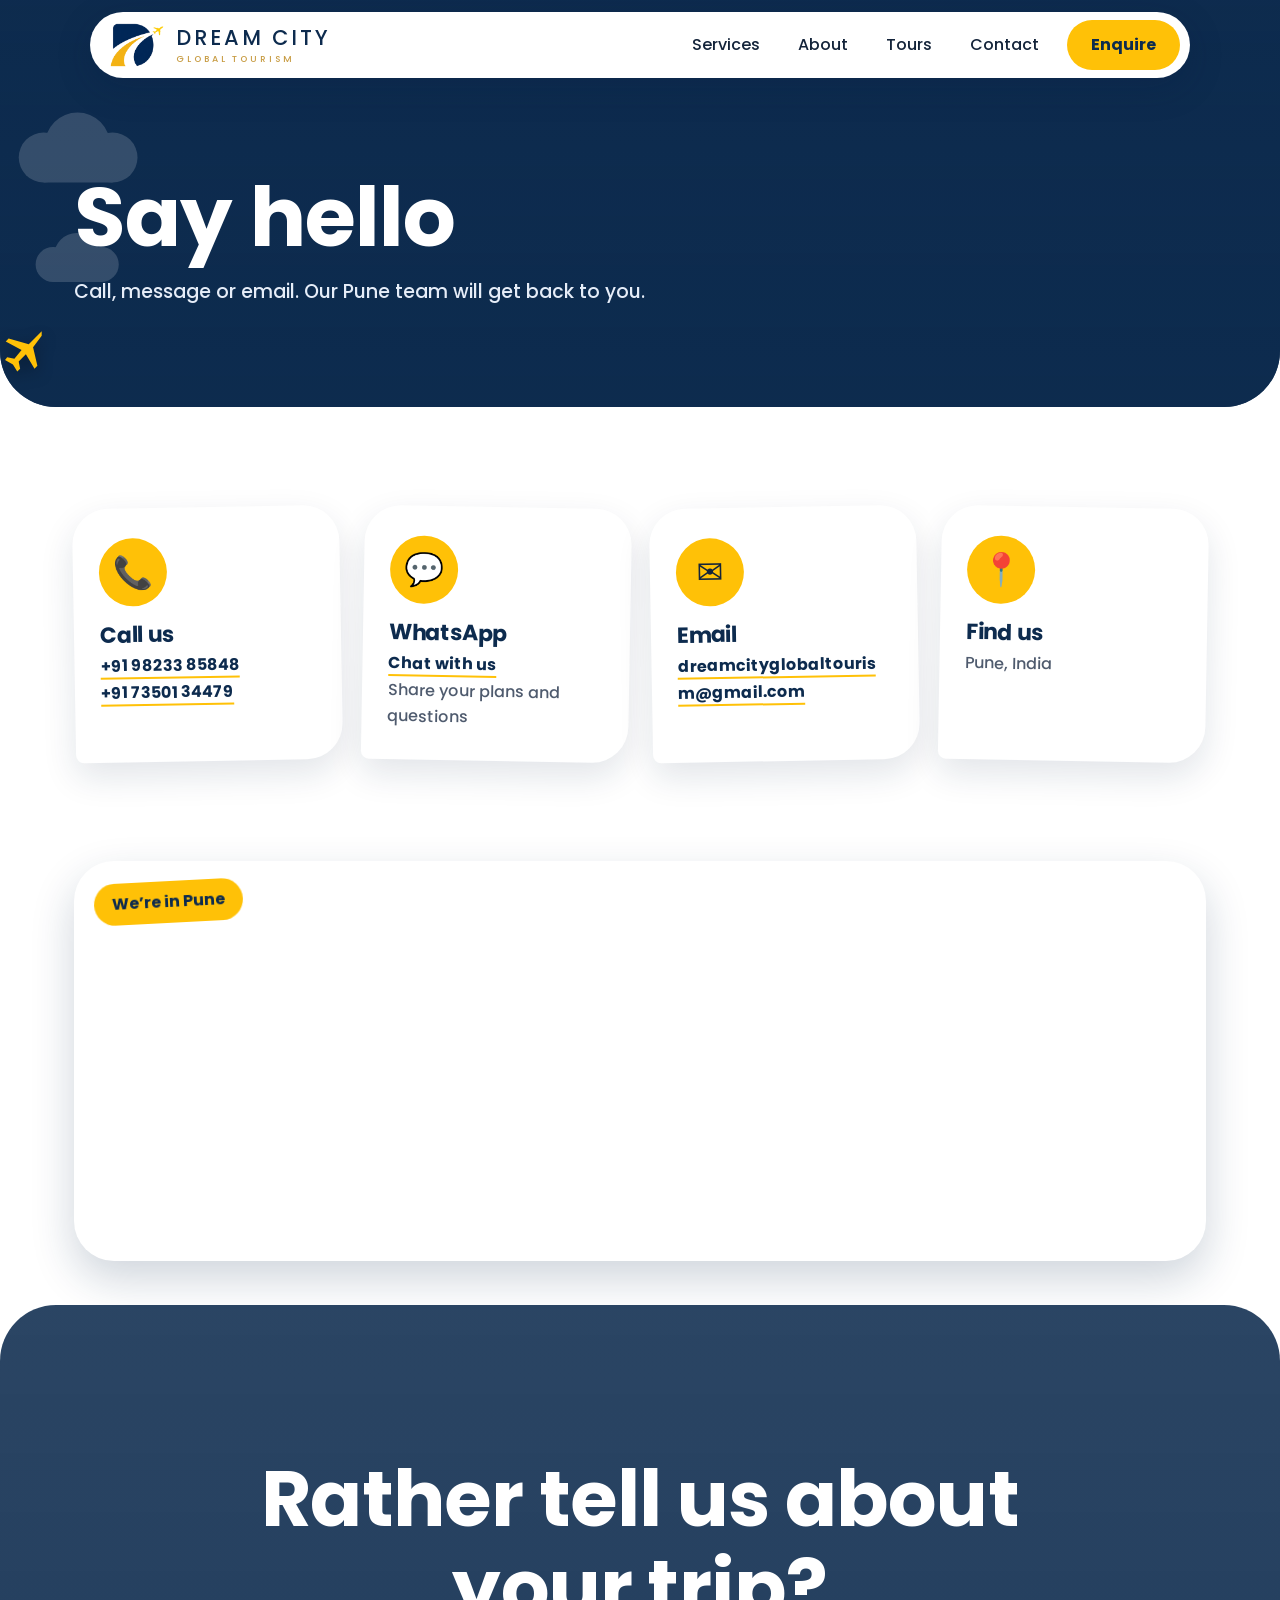
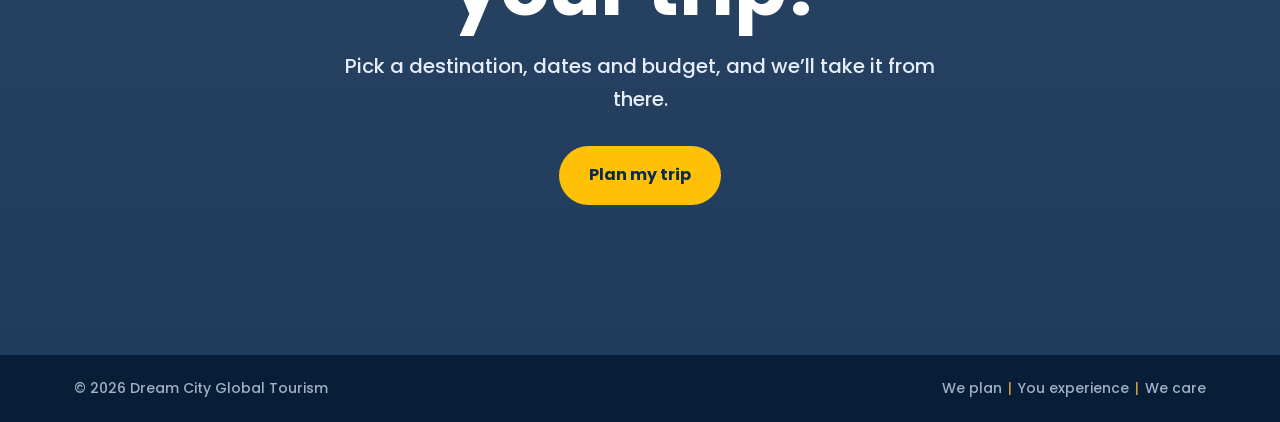
<file: contact.html>
<!DOCTYPE html>
<html lang="en">
<head>
<meta charset="UTF-8">
<meta name="viewport" content="width=device-width, initial-scale=1">
<title>Contact us | Dream City Global Tourism</title>
<meta name="description" content="Call, WhatsApp or email Dream City Global Tourism in Pune.">
<link rel="preconnect" href="https://fonts.googleapis.com"><link rel="preconnect" href="https://fonts.gstatic.com" crossorigin>
<link href="https://fonts.googleapis.com/css2?family=Poppins:wght@500;700&display=swap" rel="stylesheet">
<link rel="stylesheet" href="style.css">
</head>
<body>

<header class="top"><div class="bar">
  <a class="brand" href="index.html"><img src="DCGT_Logo_.png" alt="" width="50" height="42"><span><b>Dream City</b><small>Global Tourism</small></span></a>
  <input type="checkbox" id="nt" hidden><label for="nt" class="burger" aria-label="Menu"><i></i></label>
  <nav>
    <a href="index.html#services">Services</a><a href="index.html#about">About</a><a href="tours.html">Tours</a><a href="contact.html">Contact</a>
    <a class="btn gold" href="enquiry.html">Enquire</a>
  </nav>
</div></header>

<section class="page-head" style="--hi:url('https://plus.unsplash.com/premium_photo-1697730150003-26a1d469adb4?q=80&w=1600&auto=format&fit=crop')"><svg class="cloud" style="top:110px;--d:60s;--s:1;animation-delay:-10s" viewBox="0 0 120 60" aria-hidden="true"><g fill="#fff"><circle cx="35" cy="38" r="20"/><circle cx="62" cy="28" r="26"/><circle cx="90" cy="38" r="20"/><rect x="35" y="38" width="55" height="20"/></g></svg><svg class="cloud" style="top:220px;--d:85s;--s:.7;animation-delay:-40s" viewBox="0 0 120 60" aria-hidden="true"><g fill="#fff"><circle cx="35" cy="38" r="20"/><circle cx="62" cy="28" r="26"/><circle cx="90" cy="38" r="20"/><rect x="35" y="38" width="55" height="20"/></g></svg><svg class="plane" viewBox="0 0 64 64" aria-hidden="true"><path fill="#FFC107" d="M58 6 40 24 12 16l-4 4 22 12-10 12-10-2-3 4 11 6 6 10 4-4-2-10 10-10 12 20 4-4-6-26 12-16z"/></svg><div class="wrap"><h1>Say hello</h1><p>Call, message or email. Our Pune team will get back to you.</p></div></section>
<section class="sec"><div class="wrap"><div class="cgrid">
  <div class="cc"><i class="ico ring">📞</i><h3>Call us</h3><p><a href="tel:+919823385848">+91 98233 85848</a><br><a href="tel:+917350134479">+91 73501 34479</a></p></div>
  <div class="cc"><i class="ico pulse">💬</i><h3>WhatsApp</h3><p><a href="https://wa.me/919823385848?text=Hi%20Dream%20City" target="_blank" rel="noopener">Chat with us</a><br>Share your plans and questions</p></div>
  <div class="cc"><i class="ico hop">✉️</i><h3>Email</h3><p><a href="mailto:dreamcityglobaltourism@gmail.com">dreamcityglobaltourism@gmail.com</a></p></div>
  <div class="cc"><i class="ico drop">📍</i><h3>Find us</h3><p>Pune, India</p></div>
</div></div></section>
<section class="sec" style="padding-top:0"><div class="wrap"><div class="map"><iframe title="Map of Pune" loading="lazy" src="https://www.google.com/maps?q=Pune,India&output=embed"></iframe><span class="here">We’re in Pune</span></div></div></section>
<section class="sec band photo-bg up" style="--img:url('https://images.unsplash.com/photo-1605649487212-47bdab064df7?q=80&w=1600&auto=format&fit=crop')"><div class="wrap"><h2>Rather tell us about your trip?</h2><p>Pick a destination, dates and budget, and we’ll take it from there.</p><a class="btn gold" href="enquiry.html">Plan my trip</a></div></section>

<footer class="foot"><div class="wrap foot-in"><span>&copy; 2026 Dream City Global Tourism</span><span>We plan<i>|</i>You experience<i>|</i>We care</span></div></footer>
<script src="site.js" defer></script>
</body>
</html>
</file>
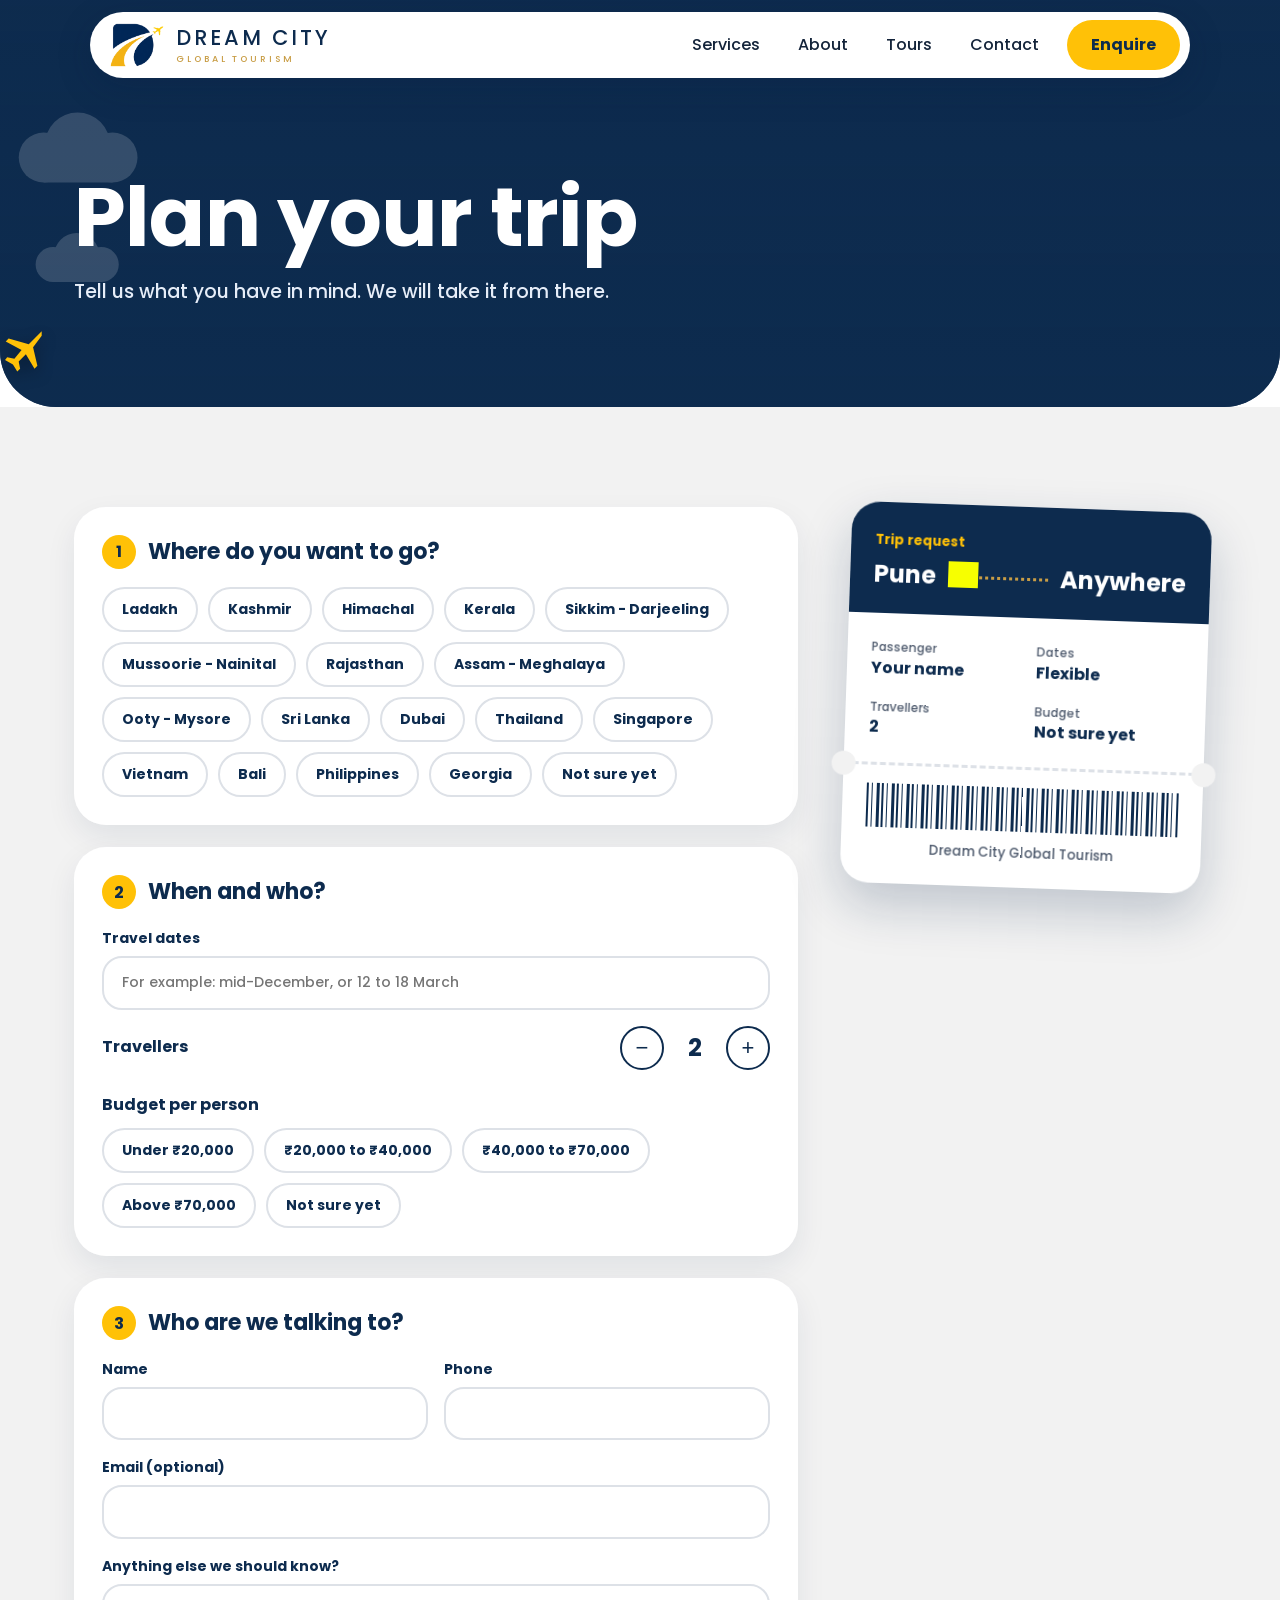
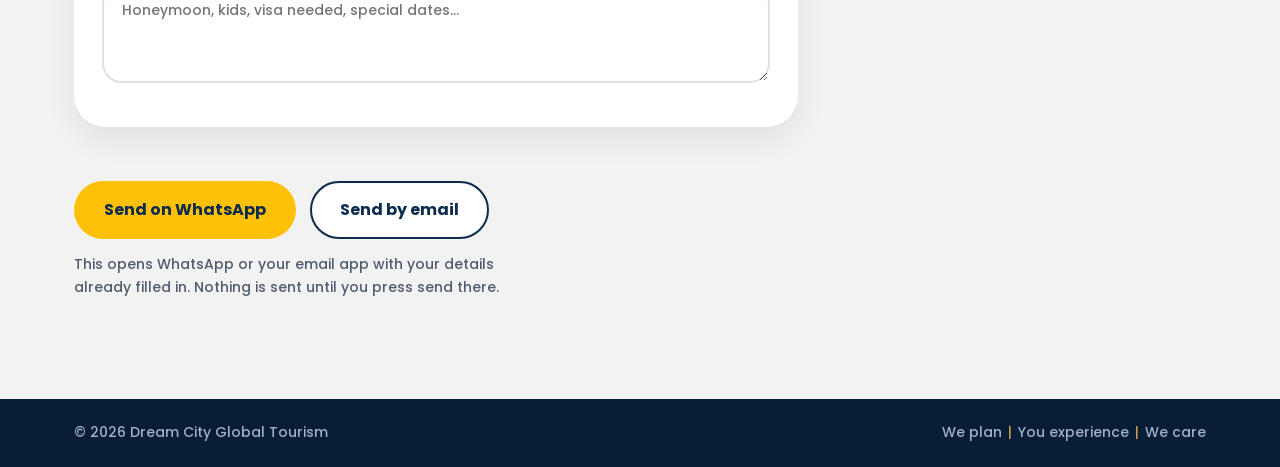
<file: enquiry.html>
<!DOCTYPE html>
<html lang="en">
<head>
<meta charset="UTF-8">
<meta name="viewport" content="width=device-width, initial-scale=1">
<title>Plan your trip | Dream City Global Tourism</title>
<meta name="description" content="Tell Dream City Global Tourism where you want to go and send your trip request on WhatsApp or email.">
<link rel="preconnect" href="https://fonts.googleapis.com"><link rel="preconnect" href="https://fonts.gstatic.com" crossorigin>
<link href="https://fonts.googleapis.com/css2?family=Poppins:wght@500;700&display=swap" rel="stylesheet">
<link rel="stylesheet" href="style.css">
</head>
<body>

<header class="top"><div class="bar">
  <a class="brand" href="index.html"><img src="DCGT_Logo_.png" alt="" width="50" height="42"><span><b>Dream City</b><small>Global Tourism</small></span></a>
  <input type="checkbox" id="nt" hidden><label for="nt" class="burger" aria-label="Menu"><i></i></label>
  <nav>
    <a href="index.html#services">Services</a><a href="index.html#about">About</a><a href="tours.html">Tours</a><a href="contact.html">Contact</a>
    <a class="btn gold" href="enquiry.html">Enquire</a>
  </nav>
</div></header>

<section class="page-head" style="--hi:url('https://images.unsplash.com/photo-1619837374214-f5b9eb80876d?q=80&w=1600&auto=format&fit=crop')"><svg class="cloud" style="top:110px;--d:60s;--s:1;animation-delay:-10s" viewBox="0 0 120 60" aria-hidden="true"><g fill="#fff"><circle cx="35" cy="38" r="20"/><circle cx="62" cy="28" r="26"/><circle cx="90" cy="38" r="20"/><rect x="35" y="38" width="55" height="20"/></g></svg><svg class="cloud" style="top:220px;--d:85s;--s:.7;animation-delay:-40s" viewBox="0 0 120 60" aria-hidden="true"><g fill="#fff"><circle cx="35" cy="38" r="20"/><circle cx="62" cy="28" r="26"/><circle cx="90" cy="38" r="20"/><rect x="35" y="38" width="55" height="20"/></g></svg><svg class="plane" viewBox="0 0 64 64" aria-hidden="true"><path fill="#FFC107" d="M58 6 40 24 12 16l-4 4 22 12-10 12-10-2-3 4 11 6 6 10 4-4-2-10 10-10 12 20 4-4-6-26 12-16z"/></svg><div class="wrap"><h1>Plan your trip</h1><p>Tell us what you have in mind. We will take it from there.</p></div></section>
<main class="sec enq-page"><div class="wrap enq-grid">
  <form id="f" novalidate>
    <fieldset><legend><b>1</b>Where do you want to go?</legend><div class="pills"><label class="pill"><input type="radio" name="dest" value="Ladakh" data-k="leh,ladakh"><span>Ladakh</span></label><label class="pill"><input type="radio" name="dest" value="Kashmir" data-k="kashmir"><span>Kashmir</span></label><label class="pill"><input type="radio" name="dest" value="Himachal" data-k="himachal"><span>Himachal</span></label><label class="pill"><input type="radio" name="dest" value="Kerala" data-k="kerala"><span>Kerala</span></label><label class="pill"><input type="radio" name="dest" value="Sikkim - Darjeeling" data-k="sikkim"><span>Sikkim - Darjeeling</span></label><label class="pill"><input type="radio" name="dest" value="Mussoorie - Nainital" data-k="mussoorie"><span>Mussoorie - Nainital</span></label><label class="pill"><input type="radio" name="dest" value="Rajasthan" data-k="rajasthan"><span>Rajasthan</span></label><label class="pill"><input type="radio" name="dest" value="Assam - Meghalaya" data-k="assam"><span>Assam - Meghalaya</span></label><label class="pill"><input type="radio" name="dest" value="Ooty - Mysore" data-k="ooty"><span>Ooty - Mysore</span></label><label class="pill"><input type="radio" name="dest" value="Sri Lanka" data-k="sri lanka,shrilanka"><span>Sri Lanka</span></label><label class="pill"><input type="radio" name="dest" value="Dubai" data-k="dubai"><span>Dubai</span></label><label class="pill"><input type="radio" name="dest" value="Thailand" data-k="thailand"><span>Thailand</span></label><label class="pill"><input type="radio" name="dest" value="Singapore" data-k="singapore"><span>Singapore</span></label><label class="pill"><input type="radio" name="dest" value="Vietnam" data-k="vietnam"><span>Vietnam</span></label><label class="pill"><input type="radio" name="dest" value="Bali" data-k="bali"><span>Bali</span></label><label class="pill"><input type="radio" name="dest" value="Philippines" data-k="philippines"><span>Philippines</span></label><label class="pill"><input type="radio" name="dest" value="Georgia" data-k="georgia"><span>Georgia</span></label><label class="pill"><input type="radio" name="dest" value="Not sure yet" data-k=""><span>Not sure yet</span></label></div></fieldset>
    <fieldset><legend><b>2</b>When and who?</legend>
      <label class="fld">Travel dates<input id="dates" placeholder="For example: mid-December, or 12 to 18 March"></label>
      <div class="row"><span>Travellers</span><div class="step"><button type="button" data-s="-1" aria-label="Fewer travellers">&minus;</button><output id="pax">2</output><button type="button" data-s="1" aria-label="More travellers">+</button></div></div>
      <p class="sub">Budget per person</p><div class="pills"><label class="pill"><input type="radio" name="budget" value="Under ₹20,000"><span>Under ₹20,000</span></label><label class="pill"><input type="radio" name="budget" value="₹20,000 to ₹40,000"><span>₹20,000 to ₹40,000</span></label><label class="pill"><input type="radio" name="budget" value="₹40,000 to ₹70,000"><span>₹40,000 to ₹70,000</span></label><label class="pill"><input type="radio" name="budget" value="Above ₹70,000"><span>Above ₹70,000</span></label><label class="pill"><input type="radio" name="budget" value="Not sure yet"><span>Not sure yet</span></label></div>
    </fieldset>
    <fieldset><legend><b>3</b>Who are we talking to?</legend>
      <div class="two"><label class="fld">Name<input id="name" autocomplete="name" required></label><label class="fld">Phone<input id="phone" type="tel" autocomplete="tel" required></label></div>
      <label class="fld">Email (optional)<input id="email" type="email" autocomplete="email"></label>
      <label class="fld">Anything else we should know?<textarea id="notes" rows="3" placeholder="Honeymoon, kids, visa needed, special dates..."></textarea></label>
    </fieldset>
    <p class="err" id="err" role="alert"></p>
    <div class="send"><button type="button" class="btn gold" id="wa">Send on WhatsApp</button><button type="button" class="btn out" id="em">Send by email</button></div>
    <p class="fine">This opens WhatsApp or your email app with your details already filled in. Nothing is sent until you press send there.</p>
  </form>
  <aside class="ticket" aria-label="Your trip summary">
    <div class="tk-top"><small>Trip request</small><div class="route"><span>Pune</span><i class="flightline"><svg viewBox="0 0 64 64"><path fill="#0D2B4E" d="M58 6 40 24 12 16l-4 4 22 12-10 12-10-2-3 4 11 6 6 10 4-4-2-10 10-10 12 20 4-4-6-26 12-16z"/></svg></i><span id="t-dest">Anywhere</span></div></div>
    <dl><div><dt>Passenger</dt><dd id="t-name">Your name</dd></div><div><dt>Dates</dt><dd id="t-dates">Flexible</dd></div><div><dt>Travellers</dt><dd id="t-pax">2</dd></div><div><dt>Budget</dt><dd id="t-bud">Not sure yet</dd></div></dl>
    <div class="stub"><span class="bars"></span><small>Dream City Global Tourism</small></div>
  </aside>
</div></main>

<footer class="foot"><div class="wrap foot-in"><span>&copy; 2026 Dream City Global Tourism</span><span>We plan<i>|</i>You experience<i>|</i>We care</span></div></footer>
<script>
(function(){
var $=function(s){return document.querySelector(s)},f=$('#f');
function val(n){var r=f.querySelector('input[name='+n+']:checked');return r?r.value:''}
function data(){return{dest:val('dest'),budget:val('budget'),dates:$('#dates').value.trim(),pax:$('#pax').textContent,name:$('#name').value.trim(),phone:$('#phone').value.trim(),email:$('#email').value.trim(),notes:$('#notes').value.trim()}}
function paint(){var d=data();$('#t-dest').textContent=d.dest||'Anywhere';$('#t-name').textContent=d.name||'Your name';$('#t-dates').textContent=d.dates||'Flexible';$('#t-pax').textContent=d.pax;$('#t-bud').textContent=d.budget||'Not sure yet'}
f.addEventListener('input',paint);f.addEventListener('change',paint);
document.querySelectorAll('.step button').forEach(function(b){b.onclick=function(){$('#pax').textContent=Math.max(1,Math.min(30,+$('#pax').textContent+ +b.dataset.s));paint()}});
function msg(d){return "Hi Dream City! I'd like to plan a trip.\n\nDestination: "+(d.dest||'Not sure yet')+"\nDates: "+(d.dates||'Flexible')+"\nTravellers: "+d.pax+"\nBudget per person: "+(d.budget||'Not sure yet')+"\n\nName: "+d.name+"\nPhone: "+d.phone+(d.email?"\nEmail: "+d.email:"")+(d.notes?"\nNotes: "+d.notes:"")}
function ok(d){var e=$('#err');if(!d.name||!d.phone){e.textContent='Please add your name and phone number so we can reach you.';e.classList.remove('shake');void e.offsetWidth;e.classList.add('shake');(d.name?$('#phone'):$('#name')).focus();return false}e.textContent='';return true}
$('#wa').onclick=function(){var d=data();if(ok(d))window.open('https://wa.me/919823385848?text='+encodeURIComponent(msg(d)),'_blank')};
$('#em').onclick=function(){var d=data();if(ok(d))location.href='mailto:dreamcityglobaltourism@gmail.com?subject='+encodeURIComponent('Trip enquiry: '+(d.dest||'Not sure yet'))+'&body='+encodeURIComponent(msg(d))};
var q=new URLSearchParams(location.search).get('dest');
if(q){q=q.toLowerCase();f.querySelectorAll('input[name=dest]').forEach(function(i){if(i.dataset.k.split(',').some(function(k){return k&&q.indexOf(k)>-1}))i.checked=true})}
paint();
})();
</script>
<script src="site.js" defer></script>
</body>
</html>
</file>
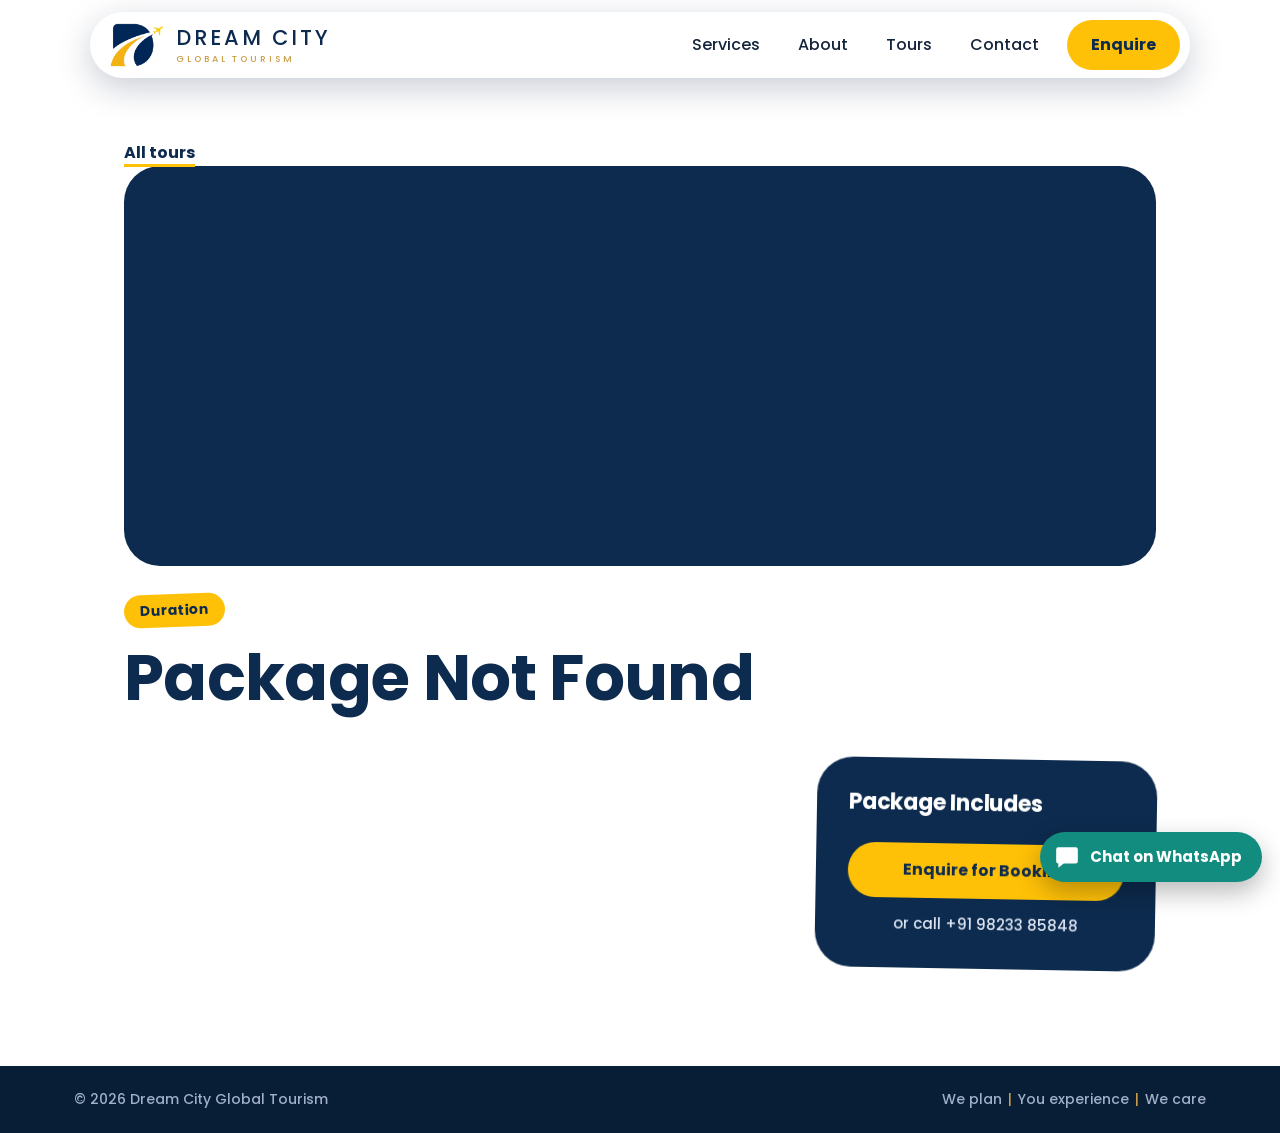
<file: package-details.html>
<!DOCTYPE html>
<html lang="en">
<head>
    <meta charset="UTF-8">
    <meta name="viewport" content="width=device-width, initial-scale=1.0">
    <title>Tour Details | Dream City Global Tourism</title>
    <link rel="preconnect" href="https://fonts.googleapis.com"><link rel="preconnect" href="https://fonts.gstatic.com" crossorigin>
<link href="https://fonts.googleapis.com/css2?family=Poppins:wght@500;700&display=swap" rel="stylesheet">
<link rel="stylesheet" href="style.css">
    </head>
<body>

<header class="top"><div class="bar">
  <a class="brand" href="index.html"><img src="DCGT_Logo_.png" alt="" width="50" height="42"><span><b>Dream City</b><small>Global Tourism</small></span></a>
  <input type="checkbox" id="nt" hidden><label for="nt" class="burger" aria-label="Menu"><i></i></label>
  <nav>
    <a href="index.html#services">Services</a><a href="index.html#about">About</a><a href="tours.html">Tours</a><a href="contact.html">Contact</a>
    <a class="btn gold" href="enquiry.html">Enquire</a>
  </nav>
</div></header>

<main class="container">
    <a class="back" href="tours.html">All tours</a>
    <div class="pkg-img" id="pkg-img"><div></div></div>
    <div class="itinerary-header">
        <span class="tag" id="package-duration">Duration</span>
        <h1 id="package-title">Loading Package...</h1>
        <p id="package-desc"></p>
    </div>

    <div class="itinerary-grid">
        <div class="main-itinerary" id="itinerary-list"></div>

        <aside class="sidebar">
            <h4>Package Includes</h4>
            <ul id="inclusions-list"></ul>
            <a href="enquiry.html" class="book-btn" id="mail-link">Enquire for Booking</a>
            <a class="call" href="tel:+919823385848">or call +91 98233 85848</a>
        </aside>
    </div>
</main>
<footer class="foot"><div class="wrap foot-in"><span>&copy; 2026 Dream City Global Tourism</span><span>We plan<i>|</i>You experience<i>|</i>We care</span></div></footer>

<script>
    const tourData = {
        "ladakh": {
            title: "Leh Bike Expedition",
            duration: "6 Days / 5 Nights",
            desc: "A journey through high passes, crystal lakes, and ancient monasteries.",
            inclusions: ["Triple-sharing camps", "Fuel & Mechanics", "First Aid & Oxygen", "Permits"],
            days: [
                { 
                    day: "Fixed Departure Dates", 
                    title: "2026 Season", 
                    detail: "APRIL: 10-17, 18-25, 24-01 | MAY: 02-09, 08-15, 16-23, 22-29, 30-06 | JUNE: 06-13, 12-19, 20-27 | JULY: 02-09, 10-17, 18-25, 24-31 | AUGUST: 01-08, 08-15, 14-21, 22-29 | SEPTEMBER: 04-11, 12-19, 18-25, 25-02" 
                }, // Added the missing comma here to fix the error
                { day: "Day 1", title: "Arrival in Leh", detail: "Rest for acclimatization." },
                { day: "Day 2", title: "Leh Local Sightseeing", detail: "Shanti Stupa and Leh Palace." },
                { day: "Day 3", title: "Leh to Nubra Valley", detail: "Via Khardung La." },
                { day: "Day 4", title: "Nubra to Pangong Lake", detail: "Scenic drive via Shyok." },
                { day: "Day 5", title: "Pangong to Leh", detail: "Return and market visit." },
                { day: "Day 6", title: "Departure", detail: "Transfer to airport." }
            ]
        },
        "kashmir": {
            title: "Kashmir: Paradise on Earth",
            duration: "6 Days / 5 Nights",
            desc: "Experience the romance and beauty of the valley.",
            inclusions: ["Breakfast & Dinner", "Shikara Ride", "Private Vehicle", "All Taxes"],
            days: [
                { day: "Day 1", title: "Srinagar Arrival", detail: "Check-in and Shikara ride." },
                { day: "Day 2", title: "Srinagar to Pahalgam", detail: "Visit Betaab and Aru Valleys." },
                { day: "Day 3", title: "Pahalgam to Srinagar", detail: "Mughal Gardens visit." },
                { day: "Day 4", title: "Srinagar to Gulmarg", detail: "Gondola and ATV rides." },
                { day: "Day 5", title: "Srinagar to Sonmarg", detail: "Thajiwas Glacier and Zojila Pass." },
                { day: "Day 6", title: "Departure", detail: "Transfer to Srinagar airport." }
            ]
        },
        "shrilanka": {
            title: "Sri Lanka: A Tropical Paradise",
            duration: "6 Days / 5 Nights",
            desc: "Explore vibrant culture and stunning beaches.",
            inclusions: ["Hotel Stay", "Daily Meals", "AC Volvo Bus", "Local Sightseeing"],
            days: [
                { day: "Day 1", title: "Arrival", detail: "Airport to Colombo hotel." },
                { day: "Day 2", title: "Colombo Sightseeing", detail: "Explore the capital." },
                { day: "Day 3", title: "To Kandy", detail: "Visit Pinnawala Elephant Orphanage." },
                { day: "Day 4", title: "Nuwara Eliya", detail: "Tea plantations day tour." },
                { day: "Day 5", title: "Kandy Excursion", detail: "Temple of the Tooth visit." },
                { day: "Day 6", title: "Departure", detail: "Return to airport." }
            ]
        },
        "dubai": {
            title: "Dubai: The City of Gold",
            duration: "6 Days / 5 Nights",
            desc: "Modern paradise and luxury experiences.",
            inclusions: ["4-Star Hotel", "Full Board Meals", "Burj Khalifa Tickets", "Safari"],
            days: [
                { day: "Day 1", title: "Arrival", detail: "Dhow Cruise Marina." },
                { day: "Day 2", title: "Dubai City Tour", detail: "Burj Khalifa visit." },
                { day: "Day 3", title: "Sightseeing", detail: "Dolphinarium and Atlantis." },
                { day: "Day 4", title: "Desert Safari", detail: "BBQ dinner in the desert." },
                { day: "Day 5", title: "Abu Dhabi", detail: "BAPS Temple and Grand Mosque." },
                { day: "Day 6", title: "Departure", detail: "Last minute shopping and drop-off." }
            ]
        },
        "thailand": {
    title: "Thailand: Tropical Escape",
    duration: "5 Days / 4 Nights",
    desc: "Vibrant city life, island vibes, and unforgettable adventures.",
    inclusions: ["3-Star Hotel", "Daily Breakfast", "Bangkok City Tour", "Coral Island Tour"],
    days: [
        { day: "Day 1", title: "Arrival in Bangkok", detail: "Airport pickup, transfer to hotel, evening free for shopping at local markets." },
        { day: "Day 2", title: "Bangkok Sightseeing", detail: "Visit Golden Buddha, Reclining Buddha, Gems Gallery, and enjoy Chaophraya Dinner Cruise." },
        { day: "Day 3", title: "Bangkok to Pattaya", detail: "Transfer to Pattaya, check-in hotel, visit Alcazar Show in evening." },
        { day: "Day 4", title: "Coral Island Tour", detail: "Speedboat ride to Coral Island, water sports activities, Indian lunch, return to hotel." },
        { day: "Day 5", title: "Departure", detail: "Check-out from hotel, transfer to Bangkok Airport for return journey." }
            ]
        },
        "singapore": {
    title: "Singapore: The Lion City Escape",
    duration: "6 Days / 5 Nights",
    desc: "A perfect blend of futuristic attractions, cultural charm, and world-class entertainment.",
    inclusions: ["4-Star Hotel", "Daily Breakfast & Dinner", "AC Vehicle Transfers", "City Sightseeing"],
    days: [
        { day: "Day 1", title: "Arrival in Singapore", detail: "Airport pickup in AC vehicle, hotel check-in, evening free for leisure at Marina Bay area." },
        { day: "Day 2", title: "Singapore City Tour", detail: "Visit Merlion Park, Chinatown, Little India, Gardens by the Bay, and enjoy city highlights." },
        { day: "Day 3", title: "Sentosa Island", detail: "Full day at Sentosa Island with Cable Car, Madame Tussauds, Wings of Time show." },
        { day: "Day 4", title: "Universal Studios", detail: "Enjoy thrilling rides and attractions at Universal Studios Singapore." },
        { day: "Day 5", title: "Leisure & Shopping", detail: "Free day for shopping at Orchard Road or optional visit to Singapore Flyer / Night Safari." },
        { day: "Day 6", title: "Departure", detail: "Breakfast, hotel check-out, transfer to airport in AC vehicle for return journey." }
            ]
        },
        "vietnam": {
    title: "Vietnam: Hanoi & Danang Discovery",
    duration: "6 Days / 5 Nights",
    desc: "Explore Vietnam’s cultural heritage, scenic beauty, and coastal charm with the perfect mix of city life and relaxation.",
    inclusions: ["3-Star Hotel", "Daily Breakfast & Dinner", "Double Sharing Rooms", "AC Vehicle Transfers", "Sightseeing Tours"],
    days: [
        { day: "Day 1", title: "Arrival in Hanoi", detail: "Airport pickup in AC vehicle, hotel check-in, evening free to explore Hanoi Old Quarter." },
        { day: "Day 2", title: "Hanoi City Tour", detail: "Visit Ho Chi Minh Mausoleum, One Pillar Pagoda, Temple of Literature, and Hoan Kiem Lake." },
        { day: "Day 3", title: "Hanoi to Danang", detail: "Breakfast, transfer to airport for flight to Danang, hotel check-in, evening at leisure by My Khe Beach." },
        { day: "Day 4", title: "Danang Sightseeing", detail: "Visit Marble Mountains, Dragon Bridge, Han Market, and enjoy city highlights." },
        { day: "Day 5", title: "Ba Na Hills Tour", detail: "Full day excursion to Ba Na Hills, Golden Bridge, cable car ride, and Fantasy Park." },
        { day: "Day 6", title: "Departure", detail: "Breakfast, hotel check-out, transfer to airport in AC vehicle for return journey." }
            ]
        },
        "himachal": {
    title: "Himachal: Hills & Valleys Retreat",
    duration: "6 Days / 5 Nights",
    desc: "Experience the beauty of snow-capped mountains, peaceful valleys, and charming hill stations.",
    inclusions: ["3-Star Hotel", "Daily Breakfast & Dinner", "Double Sharing Rooms", "AC Vehicle Transfers", "Sightseeing Tours"],
    days: [
        { day: "Day 1", title: "Arrival in Shimla", detail: "Pickup and transfer to hotel, check-in, evening free to explore Mall Road and The Ridge." },
        { day: "Day 2", title: "Shimla Sightseeing", detail: "Visit Kufri, Jakhoo Temple, Christ Church, and local markets." },
        { day: "Day 3", title: "Shimla to Manali", detail: "Scenic drive to Manali via Kullu Valley, check-in hotel on arrival." },
        { day: "Day 4", title: "Manali Local Tour", detail: "Visit Hadimba Temple, Vashisht Temple, Club House, and Tibetan Monastery." },
        { day: "Day 5", title: "Solang Valley Excursion", detail: "Enjoy adventure activities and mountain views at Solang Valley." },
        { day: "Day 6", title: "Departure", detail: "Breakfast, hotel check-out, return transfer for onward journey." }
            ]
        },
        "kerala": {
    title: "Kerala: Backwaters & Nature Escape",
    duration: "5 Days / 4 Nights",
    desc: "Experience serene backwaters, lush hills, wildlife, and coastal beauty in God’s Own Country.",
    inclusions: ["3-Star Hotel", "Daily Breakfast & Dinner", "Double Sharing Rooms", "AC Vehicle Transfers", "Sightseeing Tours"],
    days: [
        { day: "Day 1", title: "Arrival in Kochi", detail: "Pickup and transfer to Munnar, scenic drive through waterfalls and tea gardens, hotel check-in." },
        { day: "Day 2", title: "Munnar Sightseeing", detail: "Visit Tea Museum, Mattupetty Dam, Echo Point, Rose Garden, and local markets." },
        { day: "Day 3", title: "Munnar to Thekkady", detail: "Transfer to Thekkady, visit spice plantations, optional Kathakali or martial arts show." },
        { day: "Day 4", title: "Thekkady to Alleppey", detail: "Proceed to Alleppey, enjoy backwater stay/houseboat experience with scenic cruise." },
        { day: "Day 5", title: "Departure", detail: "Breakfast, check-out, transfer to Kochi Airport/Railway Station for onward journey." }
            ]
        },
        "sikkim_darjeeling": {
    title: "Sikkim - Darjeeling: Himalayan Bliss",
    duration: "7 Days / 6 Nights",
    desc: "Discover the charm of Gangtok, scenic beauty of Pelling, and colonial elegance of Darjeeling.",
    inclusions: ["3-Star Hotel", "Daily Breakfast & Dinner", "Double Sharing Rooms", "AC Vehicle Transfers", "Sightseeing Tours"],
    days: [
        { day: "Day 1", title: "Arrival in Gangtok", detail: "Pickup from Bagdogra/NJP, transfer to Gangtok, hotel check-in, evening free at MG Marg." },
        { day: "Day 2", title: "Gangtok Sightseeing", detail: "Visit Tsomgo Lake, Baba Mandir, and enjoy Himalayan views." },
        { day: "Day 3", title: "Gangtok Local Tour", detail: "Visit Rumtek Monastery, Banjhakri Falls, Flower Show, and Ropeway." },
        { day: "Day 4", title: "Gangtok to Pelling", detail: "Scenic drive to Pelling, check-in hotel, evening leisure." },
        { day: "Day 5", title: "Pelling Sightseeing", detail: "Visit Skywalk, Pemayangtse Monastery, Rabdentse Ruins, and Khecheopalri Lake." },
        { day: "Day 6", title: "Pelling to Darjeeling", detail: "Transfer to Darjeeling, check-in hotel, evening free at Mall Road." },
        { day: "Day 7", title: "Departure", detail: "Early morning Tiger Hill sunrise visit, then transfer for onward journey." }
            ]
        },
        "mussoorie_nainital": {
    title: "Mussoorie - Nainital: Hills of Uttarakhand",
    duration: "6 Days / 5 Nights",
    desc: "Explore the scenic charm of Mussoorie and the serene lakeside beauty of Nainital.",
    inclusions: ["3-Star Hotel", "Daily Breakfast & Dinner", "Double Sharing Rooms", "AC Vehicle Transfers", "Sightseeing Tours"],
    days: [
        { day: "Day 1", title: "Arrival in Mussoorie", detail: "Pickup and transfer to Mussoorie, hotel check-in, evening stroll at Mall Road." },
        { day: "Day 2", title: "Mussoorie Sightseeing", detail: "Visit Kempty Falls, Gun Hill, Camel’s Back Road, and Company Garden." },
        { day: "Day 3", title: "Mussoorie to Nainital", detail: "Scenic transfer to Nainital, hotel check-in, evening free at Naini Lake area." },
        { day: "Day 4", title: "Nainital Sightseeing", detail: "Visit Naina Devi Temple, Snow View Point, Tiffin Top, and enjoy boating at Naini Lake." },
        { day: "Day 5", title: "Lake Tour", detail: "Excursion to Bhimtal, Sattal, and Naukuchiatal with beautiful lake views." },
        { day: "Day 6", title: "Departure", detail: "Breakfast, hotel check-out, transfer for onward journey." }
            ]
        },
        "bali": {
    title: "Bali: Tropical Paradise Escape",
    duration: "5 Days / 4 Nights",
    desc: "Experience stunning beaches, cultural wonders, lush landscapes, and luxury relaxation in Bali.",
    inclusions: ["Pool Side Villa Stay", "Daily Breakfast", "Airport Transfers", "Private AC Vehicle", "Sightseeing Tours"],
    days: [
        { day: "Day 1", title: "Arrival in Bali", detail: "Airport pickup, transfer to pool side villa, check-in, evening free for relaxation." },
        { day: "Day 2", title: "Ubud & Kintamani Tour", detail: "Visit Tegenungan Waterfall, Ubud Village, Coffee Plantation, and Mount Batur viewpoint." },
        { day: "Day 3", title: "Water Sports & Uluwatu", detail: "Enjoy water sports at Tanjung Benoa, visit Uluwatu Temple, sunset views." },
        { day: "Day 4", title: "Leisure & Beach Day", detail: "Free day to enjoy villa pool, optional spa, shopping, or Seminyak/Kuta Beach visit." },
        { day: "Day 5", title: "Departure", detail: "Breakfast, villa check-out, transfer to airport for onward journey." }
            ]
        },
    
    };
    
    const tourImg = {"ladakh": "https://images.unsplash.com/photo-1619837374214-f5b9eb80876d?q=80&w=687&auto=format&fit=crop", "kashmir": "https://plus.unsplash.com/premium_photo-1697730150003-26a1d469adb4?q=80&w=1074&auto=format&fit=crop", "shrilanka": "https://media.cntravellerme.com/photos/64d0bd05b661e4b5f9cf240c/16:9/w_4928,h_2772,c_limit/1288609237", "dubai": "https://t3.ftcdn.net/jpg/02/80/77/38/360_F_280773846_J1En85VylkBFv3OFATtNahEEGZPCApMK.jpg", "thailand": "https://encrypted-tbn0.gstatic.com/licensed-image?q=tbn:ANd9GcQCp4rjuknoJEGmRRfTebVKaz4gJG2tfEEelJywxHPW0ZGMolY1yBNxrdmEbXM6008BCMdjeihfBLCtKRhnZEo07WfG&s=19", "singapore": "https://images.unsplash.com/photo-1574227492706-f65b24c3688a?q=80&w=1332&auto=format&fit=crop&ixlib=rb-4.1.0&ixid=M3wxMjA3fDB8MHxwaG90by1wYWdlfHx8fGVufDB8fHx8fA%3D%3D", "vietnam": "https://vietnam.espitravels.in/assets/images/trip/packages/golden-bridge.webp", "himachal": "https://www.himachal.exploreindia.in/wordpress/wp-content/uploads/2013/05/hp1.jpg", "kerala": "https://encrypted-tbn0.gstatic.com/images?q=tbn:ANd9GcSFhlZxrGIPuE94kC3-lU2r02ztt5AuWHCc-g&s", "sikkim_darjeeling": "https://media.assettype.com/outlooktraveller/2024-06/e3ff1477-f743-4912-bab7-d44150d42608/darjeeling_toy_trains.jpg?w=1000&auto=format%2Ccompress&fit=max&format=webp&dpr=1.0", "bali": "https://t4.ftcdn.net/jpg/02/70/88/09/360_F_270880962_TseSIvxgpcgxqzTA1tXO83gjjH434BHO.jpg"};
    const urlParams = new URLSearchParams(window.location.search);
    const tourId = urlParams.get('id');

    if (tourId && tourData[tourId]) {
        const tour = tourData[tourId];
        document.getElementById('package-title').innerText = tour.title;
        if (tourImg[tourId]) { document.querySelector('#pkg-img div').style.backgroundImage = `url("${tourImg[tourId]}")`; } else { document.getElementById('pkg-img').style.display = 'none'; }
        document.getElementById('package-duration').innerText = tour.duration;
        document.getElementById('package-desc').innerText = tour.desc;
        document.getElementById('mail-link').href = 'enquiry.html?dest=' + encodeURIComponent(tour.title);

        const list = document.getElementById('itinerary-list');
        tour.days.forEach(item => {
            const div = document.createElement('div');
            div.className = 'day-box';
            div.innerHTML = `<h3>${item.day}: ${item.title}</h3><p>${item.detail}</p>`;
            list.appendChild(div);
        });

        const inclusionsList = document.getElementById('inclusions-list');
        tour.inclusions.forEach(inc => {
            const li = document.createElement('li');
            li.innerText = inc;
            inclusionsList.appendChild(li);
        });
    } else {
        document.getElementById('package-title').innerText = "Package Not Found";
    }
</script>
<a class="wa" href="https://wa.me/919823385848?text=Hi%20Dream%20City%2C%20I%27d%20like%20to%20plan%20a%20trip" target="_blank" rel="noopener" aria-label="Chat on WhatsApp"><svg viewBox="0 0 24 24" fill="#fff" aria-hidden="true"><path d="M4 3h16a2 2 0 0 1 2 2v11a2 2 0 0 1-2 2H9l-5 4v-4a2 2 0 0 1-2-2V5a2 2 0 0 1 2-2z"/></svg><span>Chat on WhatsApp</span></a>
<script src="site.js" defer></script>
</body>
</html>
</file>
<file: style.css>
:root{--navy:#0D2B4E;--gold:#C89D45;--yellow:#FFC107;--paper:#F2F2F2;--ink:#14243a;--muted:#4f5b6e;--line:#dde1e7}
*{margin:0;padding:0;box-sizing:border-box}
html{scroll-behavior:smooth;scroll-padding-top:90px}
body{font:500 16px/1.65 'Poppins',system-ui,sans-serif;color:var(--ink);background:#fff;overflow-x:hidden}
img{max-width:100%;display:block}
a{color:inherit;text-decoration:none}
h1,h2,h3,h4{line-height:1.15;letter-spacing:-.01em;color:var(--navy);font-weight:700}
:focus-visible{outline:3px solid var(--yellow);outline-offset:3px}
.wrap{max-width:1180px;margin:auto;padding:0 24px}
.btn{display:inline-block;padding:14px 28px;border-radius:999px;border:2px solid transparent;cursor:pointer;font:inherit;font-weight:700;text-align:center;transition:transform .2s,background .2s,border-color .2s}
.btn:hover{transform:translateY(-3px) rotate(-1deg)}
.gold{background:var(--yellow);color:var(--navy)}.gold:hover{background:#ffd04d}
.ghost{border-color:rgba(255,255,255,.7);color:#fff}.ghost:hover{background:rgba(255,255,255,.14)}

/* floating pill nav */
.top{position:sticky;top:12px;z-index:50;height:0;padding:0 16px}
.bar{position:relative;max-width:1100px;margin:0 auto;background:#fff;border-radius:999px;padding:8px 10px 8px 20px;display:flex;align-items:center;gap:24px;box-shadow:0 10px 34px rgba(7,27,64,.22)}
.brand{display:flex;align-items:center;gap:12px;color:var(--navy)}
.brand img{height:44px;width:auto}
.brand span{display:flex;flex-direction:column}
.brand b{font:500 21px/1 'Poppins',sans-serif;letter-spacing:.14em;text-transform:uppercase}
.brand small{font:500 9px/1 'Poppins',sans-serif;letter-spacing:.32em;text-transform:uppercase;color:var(--gold);margin-top:7px}
.bar nav{margin-left:auto;display:flex;align-items:center;gap:6px}
.bar nav a:not(.btn){padding:8px 16px;border-radius:999px;transition:background .2s}
.bar nav a:not(.btn):hover{background:var(--paper)}
.bar nav .btn{padding:10px 22px;margin-left:6px}
.burger{display:none;margin-left:auto;width:44px;height:44px;cursor:pointer;position:relative}
.burger i,.burger i::before,.burger i::after{position:absolute;width:24px;height:2px;background:var(--navy);content:''}
.burger i{top:21px;left:10px}.burger i::before{top:-7px;left:0}.burger i::after{top:7px;left:0}

/* full-screen hero */
.hero{position:relative;min-height:100svh;color:#fff;display:flex;align-items:flex-end;overflow:hidden;background:var(--navy)}
.photo{position:absolute;inset:0}
.photo::after{content:'';position:absolute;inset:0;background:linear-gradient(180deg,rgba(13,43,78,.6),rgba(13,43,78,.1) 40%,rgba(13,43,78,.82))}
.photo i{position:absolute;inset:0;background-size:cover;background-position:center;opacity:0;transform:scale(1.1);transition:opacity 1.2s ease}
.photo i.on{opacity:1;transform:scale(1);transition:opacity 1.2s ease,transform 7s linear}
.hero-in{position:relative;z-index:3;width:100%;padding:150px 0 170px}
.hero h1{color:#fff;font-size:clamp(42px,7.4vw,98px);line-height:1.02;max-width:10.5em;margin:20px 0 20px;text-shadow:0 4px 30px rgba(0,0,0,.28)}
.hero p{font-size:clamp(17px,2vw,21px);max-width:29em;margin-bottom:30px}
.cta{display:flex;gap:14px;flex-wrap:wrap}
.sticker{display:inline-block;background:var(--yellow);color:var(--navy);font-weight:700;font-size:14px;padding:8px 18px;border-radius:999px;rotate:-3deg;transition:rotate .25s}
.sticker:hover{rotate:2deg}
.hero h1,.hero p,.hero .cta,.sticker{animation:up .8s cubic-bezier(.2,.7,.2,1) both}
.hero h1{animation-delay:.1s}.hero p{animation-delay:.25s}.hero .cta{animation-delay:.4s}
@keyframes up{from{opacity:0;transform:translateY(28px)}}
.badge{position:absolute;z-index:3;top:120px;right:5%;width:124px;animation:spin 20s linear infinite}
.badge text{font:700 10.5px 'Poppins',sans-serif;fill:var(--navy)}
@keyframes spin{to{transform:rotate(360deg)}}
.ctl{position:absolute;right:24px;bottom:136px;z-index:4;display:flex;flex-direction:column;align-items:flex-end;gap:12px}
.cap{background:rgba(13,43,78,.8);backdrop-filter:blur(6px);color:#fff;padding:8px 16px;border-radius:999px;font-size:14px;font-weight:700}
.cap:hover{background:var(--yellow);color:var(--navy)}
.dots{display:flex;gap:6px}
.dots button{width:30px;height:12px;border:0;background:none;cursor:pointer;position:relative;padding:0}
.dots button::before{content:'';position:absolute;left:0;right:0;top:4px;height:4px;border-radius:2px;background:rgba(255,255,255,.5)}
.dots button::after{content:'';position:absolute;left:0;top:4px;height:4px;width:0;border-radius:2px;background:var(--yellow)}
.dots button.on::after{animation:fill 6s linear forwards}
@keyframes fill{to{width:100%}}
.wave{position:absolute;left:0;bottom:-1px;width:100%;height:110px;z-index:4;display:block}
.wave path:first-child{animation:sway 6s ease-in-out infinite alternate}
@keyframes sway{to{transform:translateX(-80px)}}
.plane{position:absolute;z-index:3;left:0;bottom:210px;width:56px;animation:fly 16s linear 2.5s infinite;filter:drop-shadow(0 6px 8px rgba(0,0,0,.35))}
@keyframes fly{0%{transform:translate(-100px,70px)}100%{transform:translate(calc(100vw + 100px),-170px)}}

/* sections */
.sec{padding:100px 0;position:relative}
.up{border-radius:56px 56px 0 0;margin-top:-56px;z-index:2}
.photo-bg{background:linear-gradient(rgba(13,43,78,.88),rgba(13,43,78,.92)),var(--img) center/cover fixed;color:#fff}
.photo-bg h2{color:#fff}
.sec-head{max-width:640px;margin-bottom:36px}
.sec-head h2{font-size:clamp(32px,4.4vw,54px);margin-bottom:12px}
.sec-head p{color:var(--muted);font-size:18px}
.photo-bg .sec-head p{color:#dbe4f2}
.link{font-weight:700;color:var(--navy);border-bottom:3px solid var(--yellow)}
.more{margin-top:8px}
.pnav{display:flex;gap:10px;margin-bottom:-6px}
.pnav button{width:48px;height:48px;border-radius:50%;border:2px solid var(--navy);background:#fff;color:var(--navy);font-size:22px;cursor:pointer;transition:background .2s,transform .2s}
.pnav button:hover{background:var(--yellow);transform:scale(1.1)}

/* postcards */
.posts{display:flex;gap:22px;overflow-x:auto;padding:28px max(24px,calc((100vw - 1180px)/2)) 50px;scrollbar-width:none}
.posts::-webkit-scrollbar{display:none}
.post{flex:none;width:290px;height:410px;position:relative;display:block;border-radius:34px;overflow:hidden;scroll-snap-align:center;color:#fff;rotate:var(--r);box-shadow:0 16px 34px rgba(13,43,78,.25)}
.post:nth-child(odd){--r:-2deg}.post:nth-child(even){--r:2deg;margin-top:24px}
.post img{position:absolute;inset:0;width:100%;height:100%;object-fit:cover;transition:transform .6s}
.post::after{content:'';position:absolute;inset:0;background:linear-gradient(transparent 45%,rgba(13,43,78,.92))}
.post div{position:absolute;left:22px;right:22px;bottom:20px;z-index:2}
.post h3{color:#fff;font-size:27px}.post p{font-size:14px}
.post b{position:absolute;top:16px;right:16px;z-index:2;width:86px;height:86px;border-radius:50%;background:var(--yellow);color:var(--navy);display:grid;place-content:center;text-align:center;font-size:17px;line-height:1.15;rotate:12deg;transition:rotate .3s}
.post b small{font-size:11px;display:block;font-weight:500}
.post:hover{rotate:0deg;scale:1.03}.post:hover img{transform:scale(1.08)}.post:hover b{rotate:-8deg}

/* band + services */
.band{padding:150px 0;text-align:center}
.band h2{font-size:clamp(36px,6vw,78px);max-width:12em;margin:0 auto 18px}
.band p{font-size:20px;max-width:30em;margin:0 auto 30px;color:#e6edf8}
.tiles{display:grid;grid-template-columns:repeat(4,1fr);gap:20px}
.tile{display:block;padding:26px 22px 28px;border-radius:36px 36px 36px 8px;background:#fff;color:var(--navy);rotate:var(--r)}
.tile:nth-child(odd){--r:-1.5deg}.tile:nth-child(even){--r:1.5deg}
.tile:nth-child(3n+2){background:var(--yellow)}.tile:nth-child(5n){background:var(--gold)}
.tile i{display:grid;place-items:center;width:56px;height:56px;border-radius:50%;background:var(--navy);font-style:normal;font-size:26px;margin-bottom:14px;transition:transform .3s}
.tile h3{font-size:19px;margin-bottom:6px}.tile p{font-size:14px;line-height:1.5}
.tile:hover{rotate:0deg;scale:1.04}.tile:hover i{transform:rotate(-14deg) scale(1.12)}

/* about */
.about{display:grid;grid-template-columns:1fr 1fr;gap:56px;align-items:center}
.collage{position:relative;min-height:640px}
.pol{position:absolute;width:62%;background:#fff;padding:10px 10px 6px;border-radius:12px;box-shadow:0 18px 40px rgba(13,43,78,.25);rotate:var(--r)}
.pol img{aspect-ratio:1/1;width:100%;object-fit:cover;border-radius:6px}
.pol span{display:block;text-align:center;font-weight:700;font-size:14px;color:var(--navy);padding:8px 0}
.pol:nth-child(1){left:0;top:0;--r:-5deg}.pol:nth-child(2){right:0;top:70px;--r:4deg}.pol:nth-child(3){left:14%;top:330px;--r:-2deg;z-index:2}
.pol:hover{rotate:0deg;scale:1.05;z-index:5}
.about h2{font-size:clamp(32px,4.4vw,54px);margin-bottom:18px}
.about p{color:var(--muted);margin-bottom:14px;max-width:32em}
.chips{display:flex;flex-wrap:wrap;gap:10px;margin-top:24px}
.chips span{background:var(--yellow);color:var(--navy);padding:8px 18px;border-radius:999px;font-weight:700;font-size:14px;rotate:-2deg}
.chips span:nth-child(even){background:var(--gold);rotate:2deg}
.form{max-width:860px;height:850px;margin:auto;border-radius:36px;overflow:hidden;background:#fff;box-shadow:0 24px 60px rgba(0,0,0,.35)}
.form iframe{width:100%;height:100%;border:0;display:block}
.enq .sec-head{margin-left:auto;margin-right:auto;text-align:center}
.contact{text-align:center;padding-bottom:120px}
.contact h2{font-size:clamp(38px,6vw,78px);margin-bottom:36px}
.contact dl{display:flex;flex-wrap:wrap;justify-content:center;gap:16px;margin-bottom:36px}
.contact dl>div{background:rgba(255,255,255,.14);backdrop-filter:blur(8px);border:1px solid rgba(255,255,255,.3);border-radius:32px;padding:18px 30px;text-align:left}
.contact dt{font-size:13px;color:#cfdaec}
.contact dd{font:700 19px/1.45 'Poppins',sans-serif}
.contact dd a:hover{color:var(--yellow)}
footer.foot{background:#081d36;color:#9fb0c8;padding:22px 0;font-size:14px}
.foot-in{display:flex;justify-content:space-between;gap:8px 24px;flex-wrap:wrap}
.foot-in i{font-style:normal;color:var(--gold);margin:0 6px}

/* tours page */
.page-head{position:relative;overflow:hidden;background:var(--navy);color:#fff;padding:170px 0 100px;border-radius:0 0 56px 56px}
.page-head::before{content:'';position:absolute;inset:0;background:linear-gradient(rgba(13,43,78,.72),rgba(13,43,78,.85)),url(https://images.unsplash.com/photo-1488085061387-422e29b40080?q=80&w=1170&auto=format&fit=crop) center/cover;animation:zoom 22s ease-in-out infinite alternate}
@keyframes zoom{to{transform:scale(1.12)}}
.page-head .wrap{position:relative}
.page-head h1{color:#fff;font-size:clamp(40px,6.5vw,84px);margin-bottom:10px}
.page-head p{color:#e6edf8;font-size:19px;max-width:32em}
#all-tours{max-width:1180px;margin:auto;padding:48px 24px 100px}
.filter-bar{display:flex;gap:10px;margin-bottom:36px;flex-wrap:wrap}
.filter-btn{padding:10px 22px;border:2px solid var(--navy);background:#fff;border-radius:999px;cursor:pointer;font:inherit;font-weight:700;color:var(--navy);transition:transform .2s,background .2s}
.filter-btn:hover{background:var(--yellow);transform:rotate(-2deg)}
.filter-btn.active{background:var(--navy);color:#fff}
.tours-grid{display:grid;grid-template-columns:repeat(auto-fill,minmax(300px,1fr));gap:30px}
.tour-card{display:flex;flex-direction:column;background:#fff;border-radius:32px;overflow:hidden;box-shadow:0 14px 34px rgba(13,43,78,.14);rotate:var(--r)}
.tour-card:nth-child(odd){--r:-.8deg}.tour-card:nth-child(even){--r:.8deg}
.tour-card:hover{rotate:0deg;scale:1.02}
.tour-card img{width:100%;height:230px;object-fit:cover;transition:transform .6s}
.tour-card:hover img{transform:scale(1.07)}
.tour-info{padding:22px;display:flex;flex-direction:column;flex:1}
.tour-info h4{font-size:24px;margin-bottom:8px}
.tour-info p{font-size:15px;color:var(--muted);margin-bottom:14px;display:-webkit-box;-webkit-line-clamp:4;-webkit-box-orient:vertical;overflow:hidden}
.tour-info p.flag{display:inline-block;align-self:flex-start;background:var(--yellow);color:var(--navy);font-weight:700;font-size:13px;padding:3px 12px;border-radius:999px;margin-bottom:10px}
.tour-meta{margin-top:auto;border-top:2px dashed var(--line);padding-top:16px;display:flex;justify-content:space-between;align-items:flex-end;gap:12px}
.price-info{display:flex;flex-direction:column}
.price-label{font-size:13px;color:var(--muted);line-height:1.3}
.price-value{font:700 24px/1.2 'Poppins',sans-serif;color:var(--navy)}
.price-value small{font:500 13px 'Poppins',sans-serif;color:var(--muted)}
.duration{font-size:13px;color:var(--muted)}
.enquire-btn{font-size:14px;font-weight:700;background:var(--navy);color:#fff;padding:9px 18px;border-radius:999px;white-space:nowrap;transition:background .2s,color .2s}
.tour-card:hover .enquire-btn{background:var(--yellow);color:var(--navy)}

/* package page */
.container{max-width:1080px;margin:0 auto;padding:140px 24px 96px}
.back{font-weight:700;color:var(--navy);border-bottom:3px solid var(--yellow)}
.itinerary-header{margin:28px 0 44px}
.tag{display:inline-block;background:var(--yellow);color:var(--navy);padding:5px 16px;border-radius:999px;font-weight:700;font-size:14px;rotate:-2deg}
.itinerary-header h1{font-size:clamp(36px,5.5vw,64px);margin:14px 0 10px}
.itinerary-header p{font-size:19px;color:var(--muted)!important;max-width:36em}
.itinerary-grid{display:grid;grid-template-columns:1fr 340px;gap:56px;align-items:start}
.day-box{position:relative;border-left:3px dashed var(--line);padding:0 0 30px 30px;margin-left:8px}
.day-box::before{content:'✈';position:absolute;left:-14px;top:0;width:26px;height:26px;border-radius:50%;background:var(--yellow);color:var(--navy);font-size:13px;display:grid;place-items:center}
.day-box h3{font-size:21px;margin-bottom:6px}
.day-box p{color:var(--muted);max-width:40em}
.sidebar{background:var(--navy);color:#fff;padding:32px;border-radius:36px;position:sticky;top:100px;rotate:1deg}
.sidebar h4{color:#fff;font-size:22px;margin-bottom:18px}
.sidebar ul{list-style:none;margin-bottom:28px}
.sidebar li{display:flex;gap:10px;padding:9px 0;border-top:1px dashed rgba(255,255,255,.25);font-size:15px}
.sidebar li::before{content:'✓';color:var(--yellow);font-weight:700}
.book-btn{display:block;text-align:center;background:var(--yellow);color:var(--navy);padding:14px;border-radius:999px;font-weight:700;transition:transform .2s}
.book-btn:hover{transform:translateY(-3px) rotate(-1deg)}
.call{display:block;text-align:center;margin-top:14px;color:#dbe4f2;font-size:15px}
.call:hover{color:#fff}

/* reveal */
.rv{opacity:0;translate:0 26px;transition:opacity .7s ease,translate .7s cubic-bezier(.2,.7,.2,1),rotate .3s,scale .3s,transform .3s}
.rv.in{opacity:1;translate:0 0}

@media(max-width:900px){
  .about,.itinerary-grid{grid-template-columns:1fr;gap:36px}
  .tiles{grid-template-columns:repeat(2,1fr)}
  .collage{min-height:560px}
  .photo-bg{background-attachment:scroll}
  .badge{top:96px;width:92px}
  .ctl{bottom:118px}
  .sec{padding:72px 0}.band{padding:100px 0}
  .sidebar{position:static}
  .plane{bottom:230px;width:42px}
}
@media(max-width:820px){
  .burger{display:block}
  .bar nav{display:none;position:absolute;top:calc(100% + 10px);left:0;right:0;flex-direction:column;align-items:stretch;gap:0;background:#fff;border-radius:28px;padding:12px 16px 16px;box-shadow:0 14px 34px rgba(7,27,64,.25)}
  .bar nav a{padding:12px 14px!important}
  .bar nav .btn{margin:8px 0 0}
  #nt:checked~nav{display:flex}
}
@media(max-width:560px){.brand b{font-size:15px;letter-spacing:.1em}.brand small{font-size:7.5px;letter-spacing:.22em}.brand img{height:38px}.tiles{grid-template-columns:1fr}.post{width:250px;height:370px}.badge{display:none}.hero-in{padding-bottom:190px}}
@media(prefers-reduced-motion:reduce){*{animation:none!important;transition:none!important}.plane{display:none}}

/* where to next: continuous motion */
#tours{overflow:hidden}
#tours .wrap,#tours .posts{position:relative;z-index:1}
.sec-head{position:relative}
.cloud{position:absolute;left:0;width:150px;z-index:0;scale:var(--s);animation:drift var(--d) linear infinite;pointer-events:none}
.cloud:nth-of-type(2){animation-delay:-30s}.cloud:nth-of-type(3){animation-delay:-55s}
@keyframes drift{from{transform:translateX(-200px)}to{transform:translateX(calc(100vw + 200px))}}
.spark{position:absolute;color:var(--yellow);font-size:24px;animation:twinkle 2.4s ease-in-out infinite;pointer-events:none}
@keyframes twinkle{0%,100%{transform:scale(.4) rotate(0);opacity:.4}50%{transform:scale(1.2) rotate(45deg);opacity:1}}
.trail{position:relative}
.flight{position:absolute;inset:0;width:100%;height:100%;z-index:0;pointer-events:none}
.flight path:first-child{animation:march 1.4s linear infinite}
@keyframes march{to{stroke-dashoffset:-32}}
.post{animation:bob 5s ease-in-out infinite}
.post:nth-child(2n){animation-delay:-2s}.post:nth-child(3n){animation-delay:-3.4s}
.post:hover{animation-play-state:paused}
@keyframes bob{50%{transform:translateY(-9px)}}
.post b{animation:stamp 2.6s ease-in-out infinite}
.post:nth-child(2n) b{animation-delay:-1.3s}
@keyframes stamp{50%{transform:scale(1.1)}}
.pnav button{animation:nudge 2.4s ease-in-out infinite}.pnav button:first-child{animation-name:nudgeL}
@keyframes nudge{50%{transform:translateX(4px)}}@keyframes nudgeL{50%{transform:translateX(-4px)}}

/* more little loops */
.sticker{animation:up .8s cubic-bezier(.2,.7,.2,1) both,wiggle 4s ease-in-out 1.5s infinite}
@keyframes wiggle{0%,86%,100%{transform:rotate(0)}90%{transform:rotate(-4deg)}94%{transform:rotate(3deg)}}
.hero .cta .gold{animation:ring 2.6s ease-out infinite}
@keyframes ring{0%{box-shadow:0 0 0 0 rgba(255,193,7,.65)}80%,100%{box-shadow:0 0 0 18px rgba(255,193,7,0)}}
.tile i{animation:hop 3.4s ease-in-out infinite}
.tile:nth-child(2n) i{animation-delay:-1.1s}.tile:nth-child(3n) i{animation-delay:-2.2s}
@keyframes hop{0%,70%,100%{transform:translateY(0)}80%{transform:translateY(-7px)}90%{transform:translateY(0)}}
.chips span{animation:floaty 4s ease-in-out infinite}.chips span:nth-child(2n){animation-delay:-2s}
@keyframes floaty{50%{transform:translateY(-5px)}}
.pol{animation:floaty 6s ease-in-out infinite}.pol:nth-child(2){animation-delay:-2s}.pol:nth-child(3){animation-delay:-4s}

/* whatsapp */
.wa{position:fixed;right:18px;bottom:18px;z-index:60;display:flex;align-items:center;gap:10px;background:#128C7E;color:#fff;padding:12px 20px 12px 14px;border-radius:999px;font-weight:700;font-size:15px;box-shadow:0 10px 26px rgba(0,0,0,.28);animation:waring 3s ease-out infinite;transition:transform .2s}
.wa:hover{transform:scale(1.06) rotate(-2deg)}.wa svg{width:26px;height:26px}
@keyframes waring{0%{box-shadow:0 10px 26px rgba(0,0,0,.28),0 0 0 0 rgba(18,140,126,.6)}70%,100%{box-shadow:0 10px 26px rgba(0,0,0,.28),0 0 0 16px rgba(18,140,126,0)}}
@media(max-width:560px){.wa span{display:none}.wa{padding:14px}}

/* new tours + itinerary photo */
.tour-card .ph{height:230px;display:grid;place-items:center}
.tour-card .ph span{font-size:84px;animation:floaty 4s ease-in-out infinite}
.pkg-img{height:clamp(220px,34vw,400px);border-radius:36px;overflow:hidden;background:var(--navy);margin-bottom:12px}
.pkg-img div{height:100%;background:center/cover;animation:zoom 22s ease-in-out infinite alternate}

/* page heads */
.page-head::before{background:linear-gradient(rgba(13,43,78,.72),rgba(13,43,78,.85)),var(--hi,url(https://images.unsplash.com/photo-1488085061387-422e29b40080?q=80&w=1170&auto=format&fit=crop)) center/cover}
.page-head .cloud{opacity:.16}
.page-head .plane{bottom:34px;width:46px;animation-duration:14s;animation-delay:1s}
.page-head h1{animation:up .8s cubic-bezier(.2,.7,.2,1) both}.page-head p{animation:up .8s .15s cubic-bezier(.2,.7,.2,1) both}

/* tours page */
.search input{padding:11px 20px;border:2px solid var(--line);border-radius:999px;font:inherit;width:230px;outline:0;transition:border-color .2s,width .3s}
.search input:focus{border-color:var(--navy);width:290px}
.count{align-self:center;color:var(--muted);font-size:14px;margin-left:auto}
.tour-card{position:relative}
.badges{position:absolute;top:14px;left:14px;z-index:2;display:flex;gap:6px;flex-wrap:wrap}
.badges span{background:rgba(255,255,255,.94);color:var(--navy);font-size:12px;font-weight:700;padding:4px 12px;border-radius:999px}
.badges .hm{background:#ffd6dd;color:#9c1f3b;animation:beat 1.8s ease-in-out infinite}
@keyframes beat{50%{transform:scale(1.1)}}
.tour-card.pop{animation:popin .55s cubic-bezier(.2,1.2,.4,1) both}
@keyframes popin{from{opacity:0;transform:scale(.85) translateY(24px)}}
.empty{margin-top:30px;font-size:18px;text-align:center}
.tour-card:hover .enquire-btn{animation:wob .5s}
@keyframes wob{30%{transform:rotate(-5deg)}60%{transform:rotate(4deg)}}

/* enquiry page */
.enq-page{background:var(--paper)}
.enq-grid{display:grid;grid-template-columns:1fr 360px;gap:48px;align-items:start}
fieldset{border:0;background:#fff;border-radius:32px;padding:28px;margin-bottom:22px;box-shadow:0 12px 30px rgba(13,43,78,.08)}
legend{float:left;width:100%;font:700 22px/1.2 'Poppins',sans-serif;color:var(--navy);margin-bottom:18px;display:flex;align-items:center;gap:12px}
legend b{display:grid;place-items:center;width:34px;height:34px;border-radius:50%;background:var(--yellow);font-size:16px;flex:none}
fieldset>*{clear:both}
.pills{display:flex;flex-wrap:wrap;gap:10px}
.pill{position:relative}.pill input{position:absolute;opacity:0;inset:0}
.pill span{display:block;padding:9px 18px;border-radius:999px;border:2px solid var(--line);cursor:pointer;font-weight:700;font-size:14px;color:var(--navy);transition:transform .2s,background .2s,border-color .2s}
.pill:hover span{border-color:var(--navy);transform:translateY(-2px) rotate(-1.5deg)}
.pill input:checked+span{background:var(--navy);border-color:var(--navy);color:#fff;animation:pick .35s}
.pill input:focus-visible+span{outline:3px solid var(--yellow);outline-offset:2px}
@keyframes pick{50%{transform:scale(1.12)}}
.fld{display:block;font-weight:700;font-size:14px;color:var(--navy);margin-bottom:16px}
.fld input,.fld textarea{display:block;width:100%;margin-top:6px;padding:13px 18px;border:2px solid var(--line);border-radius:20px;font:inherit;font-weight:500;color:var(--ink);outline:0;transition:border-color .2s,box-shadow .2s}
.fld input:focus,.fld textarea:focus{border-color:var(--navy);box-shadow:0 0 0 4px rgba(255,193,7,.35)}
.two{display:grid;grid-template-columns:1fr 1fr;gap:16px}
.row{display:flex;align-items:center;justify-content:space-between;margin:4px 0 22px;font-weight:700;color:var(--navy)}
.step{display:flex;align-items:center;gap:14px}
.step button{width:44px;height:44px;border-radius:50%;border:2px solid var(--navy);background:#fff;font-size:22px;color:var(--navy);cursor:pointer;transition:transform .2s,background .2s}
.step button:hover{background:var(--yellow);transform:scale(1.1)}
.step output{min-width:34px;text-align:center;font-size:24px}
.sub{font-weight:700;color:var(--navy);margin-bottom:10px}
.err{min-height:24px;color:#b3261e;font-weight:700;margin-bottom:8px}
.err.shake{animation:shake .4s}
@keyframes shake{25%{transform:translateX(-8px)}75%{transform:translateX(8px)}}
.send{display:flex;gap:14px;flex-wrap:wrap}
.out{border-color:var(--navy);color:var(--navy);background:#fff}.out:hover{background:var(--navy);color:#fff}
.fine{font-size:14px;color:var(--muted);margin-top:14px;max-width:34em}
.ticket{position:sticky;top:100px;background:#fff;border-radius:28px;box-shadow:0 22px 50px rgba(13,43,78,.22);rotate:2deg;animation:floaty 6s ease-in-out infinite}
.tk-top{background:var(--navy);color:#fff;padding:24px;border-radius:28px 28px 0 0;position:relative}
.tk-top small{color:var(--yellow);font-weight:700}
.route{display:flex;align-items:center;gap:12px;font:700 24px/1.2 'Poppins',sans-serif;margin-top:8px}
.route span{flex:none;max-width:42%;overflow-wrap:anywhere}
.flightline{flex:1;height:2px;border-top:3px dotted var(--gold);position:relative;min-width:40px}
.flightline svg{position:absolute;top:-17px;width:30px;background:var(--navy);padding:0 2px;animation:cross 3s ease-in-out infinite;filter:invert(1) sepia(1) saturate(8) hue-rotate(2deg)}
@keyframes cross{from{left:-6px}to{left:calc(100% - 26px)}}
.ticket dl{display:grid;grid-template-columns:1fr 1fr;gap:18px;padding:24px;border-bottom:3px dashed var(--line);position:relative}
.ticket dl::before,.ticket dl::after{content:'';position:absolute;bottom:-14px;width:24px;height:24px;border-radius:50%;background:var(--paper)}
.ticket dl::before{left:-12px}.ticket dl::after{right:-12px}
.ticket dt{font-size:12px;color:var(--muted)}.ticket dd{font-weight:700;color:var(--navy);overflow-wrap:anywhere;line-height:1.35}
.stub{padding:18px 24px 22px;text-align:center}
.bars{display:block;height:44px;margin-bottom:8px;background:repeating-linear-gradient(90deg,var(--navy) 0 2px,#fff 2px 5px,var(--navy) 5px 6px,#fff 6px 10px,var(--navy) 10px 13px,#fff 13px 15px)}
.stub small{color:var(--muted)}

/* contact page */
.cgrid{display:grid;grid-template-columns:repeat(4,1fr);gap:22px}
.cc{background:#fff;border-radius:36px 36px 36px 8px;padding:30px 26px;box-shadow:0 14px 34px rgba(13,43,78,.12);transition:transform .25s;overflow-wrap:anywhere}
.cc:nth-child(odd){rotate:-1deg}.cc:nth-child(even){rotate:1deg}
.cc:hover{transform:translateY(-8px)}
.cc h3{font-size:22px;margin:16px 0 6px}.cc p{color:var(--muted)}.cc a{color:var(--navy);font-weight:700;border-bottom:2px solid var(--yellow)}.cc a:hover{background:var(--yellow)}
.ico{display:grid;place-items:center;width:68px;height:68px;border-radius:50%;background:var(--yellow);font-style:normal;font-size:32px}
.ring{animation:ringing 3s ease-in-out infinite}
@keyframes ringing{0%,60%,100%{transform:rotate(0)}64%,72%,80%{transform:rotate(-16deg)}68%,76%,84%{transform:rotate(16deg)}}
.pulse{animation:ring 2.6s ease-out infinite}
.hop{animation:hop 3s ease-in-out infinite}
.drop{animation:dropin 2.4s ease-in-out infinite}
@keyframes dropin{0%,100%{transform:translateY(0)}30%{transform:translateY(-14px)}50%{transform:translateY(0)}60%{transform:translateY(-5px)}70%{transform:translateY(0)}}
.map{position:relative;border-radius:40px;overflow:hidden;box-shadow:0 18px 44px rgba(13,43,78,.2);height:400px}
.map iframe{width:100%;height:100%;border:0;display:block}
.here{position:absolute;top:20px;left:20px;background:var(--yellow);color:var(--navy);font-weight:700;padding:8px 18px;border-radius:999px;rotate:-3deg;animation:wiggle 4s ease-in-out infinite}
.enq .wrap{text-align:center}
@media(max-width:900px){.enq-grid{grid-template-columns:1fr}.ticket{position:static;order:-1}.cgrid{grid-template-columns:1fr 1fr}.count{margin-left:0}}
@media(max-width:560px){.two,.cgrid{grid-template-columns:1fr}fieldset{padding:22px}.search input,.search input:focus{width:100%}.search{flex:1 1 100%}}
</file>
